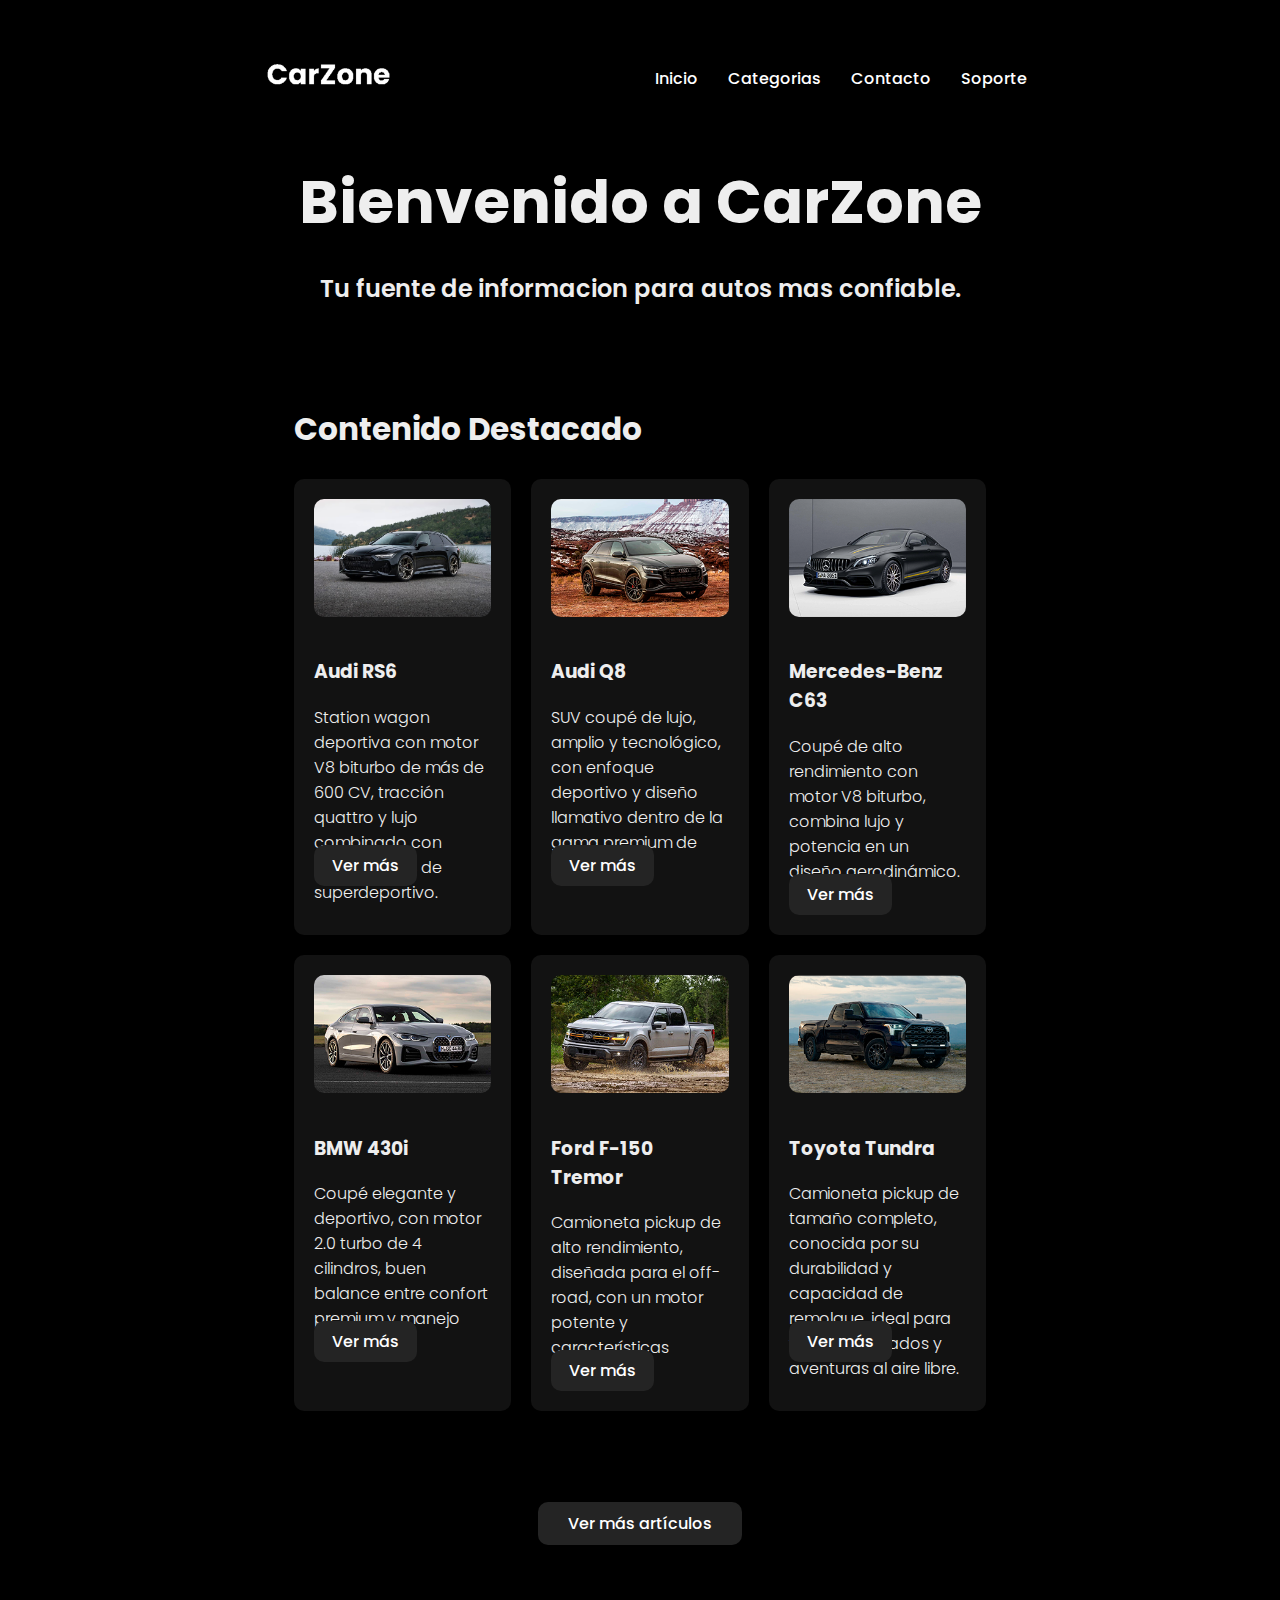
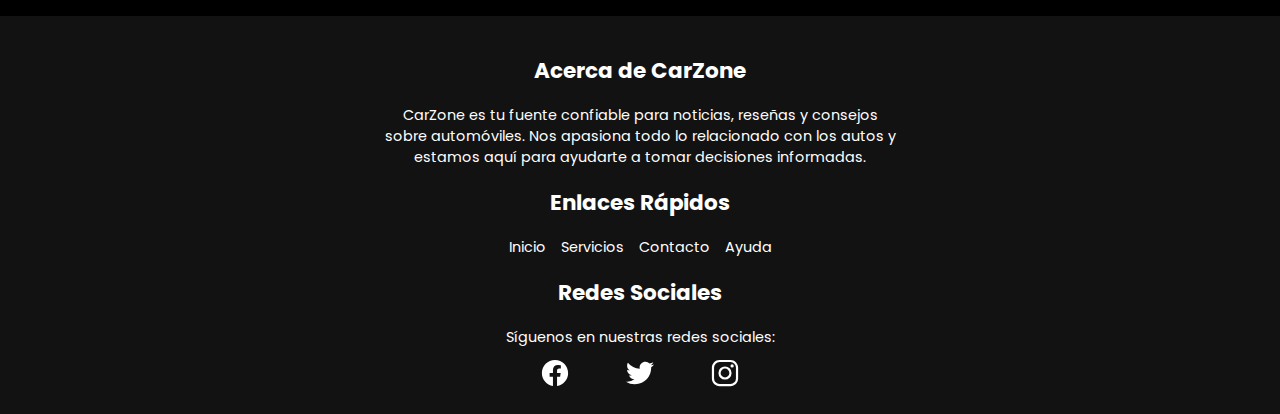
<file: index.html>
<!DOCTYPE html>
<html lang="en">
  <head>
    <meta charset="UTF-8" />
    <meta name="viewport" content="width=device-width, initial-scale=1.0" />
    <title>CarZone</title>
    <link rel="icon" type="image/png" href="./images/CarzoneLogoMini.png" />
    <link rel="stylesheet" href="style.css" />
    <link
      rel="stylesheet"
      href="https://fonts.googleapis.com/css2?family=Material+Symbols+Outlined:opsz,wght,FILL,GRAD@20..48,100..700,0..1,-50..200"
    />
  </head>

  <body>
    <header>
      <a class="logo-inicio" href="./home.html">
        <img src="./images/logob.png" alt="CarZone Logo" />
      </a>
      <nav class="navegation">
        <ul class="nav-list">
          <li><a href="index.html">Inicio</a></li>
          <li><a href="#">Categorias</a></li>
          <li><a href="#">Contacto</a></li>
          <li><a href="#">Soporte</a></li>
        </ul>
      </nav>
    </header>
    <main class="main">
      <div class="encabezado">
        <h1>Bienvenido a CarZone</h1>
        <p>Tu fuente de informacion para autos mas confiable.</p>
      </div>
      <div class="destacado">
        <div class="encabezado-destacado">
          <h2>Contenido Destacado</h2>
        </div>
        <div class="grid-container">
          <div class="grid-item">
            <img src="./images/rs6 chquito.png" alt="Articulo 1" />
            <h3>Audi RS6</h3>
            <p>
              Station wagon deportiva con motor V8 biturbo de más de 600 CV,
              tracción quattro y lujo combinado con prestaciones de
              superdeportivo.
            </p>

            <a href="carinfo.html" class="btn-ver-mas">Ver más</a>
          </div>
          <div class="grid-item">
            <img src="./images/q8 chica.png" alt="Articulo 2" />
            <h3>Audi Q8</h3>
            <p>
              SUV coupé de lujo, amplio y tecnológico, con enfoque deportivo y
              diseño llamativo dentro de la gama premium de Audi.
            </p>
            <a href="#" class="btn-ver-mas">Ver más</a>
          </div>
          <div class="grid-item">
            <img src="./images/c63 chica.png" alt="Articulo 3" />
            <h3>Mercedes-Benz C63</h3>
            <p>
              Coupé de alto rendimiento con motor V8 biturbo, combina lujo y
              potencia en un diseño aerodinámico.
            </p>
            <a href="#" class="btn-ver-mas">Ver más</a>
          </div>
          <div class="grid-item">
            <img src="./images/bmw-430i chica.png" alt="Articulo 4" />
            <h3>BMW 430i</h3>
            <p>
              Coupé elegante y deportivo, con motor 2.0 turbo de 4 cilindros,
              buen balance entre confort premium y manejo dinámico.
            </p>
            <a href="#" class="btn-ver-mas">Ver más</a>
          </div>
          <div class="grid-item">
            <img src="./images/tremor.png" alt="Articulo 5" />
            <h3>Ford F-150 Tremor</h3>
            <p>
              Camioneta pickup de alto rendimiento, diseñada para el off-road,
              con un motor potente y características robustas.
            </p>
            <a href="#" class="btn-ver-mas">Ver más</a>
          </div>
          <div class="grid-item">
            <img src="./images/tundra chica.png" alt="Articulo 6" />
            <h3>Toyota Tundra</h3>
            <p>
              Camioneta pickup de tamaño completo, conocida por su durabilidad y
              capacidad de remolque, ideal para trabajos pesados y aventuras al
              aire libre.
            </p>
            <a href="#" class="btn-ver-mas">Ver más</a>
          </div>
          <div class="grid-item hidden">
            <img src="./images/mustang gt chica.png" alt="Articulo 7" />
            <h3>Ford Mustang GT</h3>
            <p>
              Ícono del muscle car americano con motor V8, sonido inconfundible
              y diseño clásico renovado.
            </p>
            <a href="#" class="btn-ver-mas">Ver más</a>
          </div>
          <div class="grid-item hidden">
            <img src="./images/challenger helcat chica.png" alt="Articulo 8" />
            <h3>Challenger Helcat</h3>
            <p>
              Muscle car americano con motor V8 sobrealimentado, potencia
              extrema y diseño retro.
            </p>
            <a href="#" class="btn-ver-mas">Ver más</a>
          </div>
          <div class="grid-item hidden">
            <img src="./images/r8.png" alt="Articulo 9" />
            <h3>Audi R8</h3>
            <p>
              Superdeportivo con motor V10 atmosférico, tracción quattro y
              experiencia de manejo extrema.
            </p>
            <a href="#" class="btn-ver-mas">Ver más</a>
          </div>
          <div class="grid-item hidden">
            <img src="./images/m2 chica.png" alt="Articulo 10" />
            <h3>BMW M2</h3>
            <p>
              Coupé compacto de alto rendimiento con motor turboalimentado y
              manejo ágil.
            </p>
            <a href="#" class="btn-ver-mas">Ver más</a>
          </div>
          <div class="grid-item hidden">
            <img src="./images/911 chica.png" alt="Articulo 11" />
            <h3>Porsche 911</h3>
            <p>
              Deportivo alemán con motor trasero y un legado único en el
              automovilismo.
            </p>
            <a href="#" class="btn-ver-mas">Ver más</a>
          </div>
          <div class="grid-item hidden">
            <img src="./images/gtr chica.png" alt="Articulo 12" />
            <h3>Nissan GT-R</h3>
            <p>
              Conocido como "Godzilla", un superdeportivo japonés con tracción
              integral y tecnología avanzada.
            </p>
            <a href="#" class="btn-ver-mas">Ver más</a>
          </div>
        </div>
        <div class="ver-mas">
          <a href="#" class="btn">Ver más artículos</a>
        </div>
      </div>
    </main>

    <footer class="footer">
      <div class="footer-content">
        <div class="footer-section about">
          <h2>Acerca de CarZone</h2>
          <p>
            CarZone es tu fuente confiable para noticias, reseñas y consejos
            sobre automóviles. Nos apasiona todo lo relacionado con los autos y
            estamos aquí para ayudarte a tomar decisiones informadas.
          </p>
        </div>
        <div class="footer-section links">
          <h2>Enlaces Rápidos</h2>
          <ul>
            <li><a href="#">Inicio</a></li>
            <li><a href="#">Servicios</a></li>
            <li><a href="#">Contacto</a></li>
            <li><a href="#">Ayuda</a></li>
          </ul>
        </div>
        <div class="footer-section social-media">
          <h2>Redes Sociales</h2>
          <p>Síguenos en nuestras redes sociales:</p>
          <ul>
            <li><a href="#"><img src="./iconos/logo-facebook.svg" alt="Facebook" class="social-icon"></a></li>
            <li><a href="#"><img src="./iconos/logo-twitter.svg" alt="Twitter" class="social-icon"></a></li>
            <li><a href="#"><img src="./iconos/logo-instagram.svg" alt="Instagram" class="social-icon"></a></li>
          </ul>
        </div>
      </div>
    </footer>
    <script src="script.js"></script>
  </body>
</html>
</file>
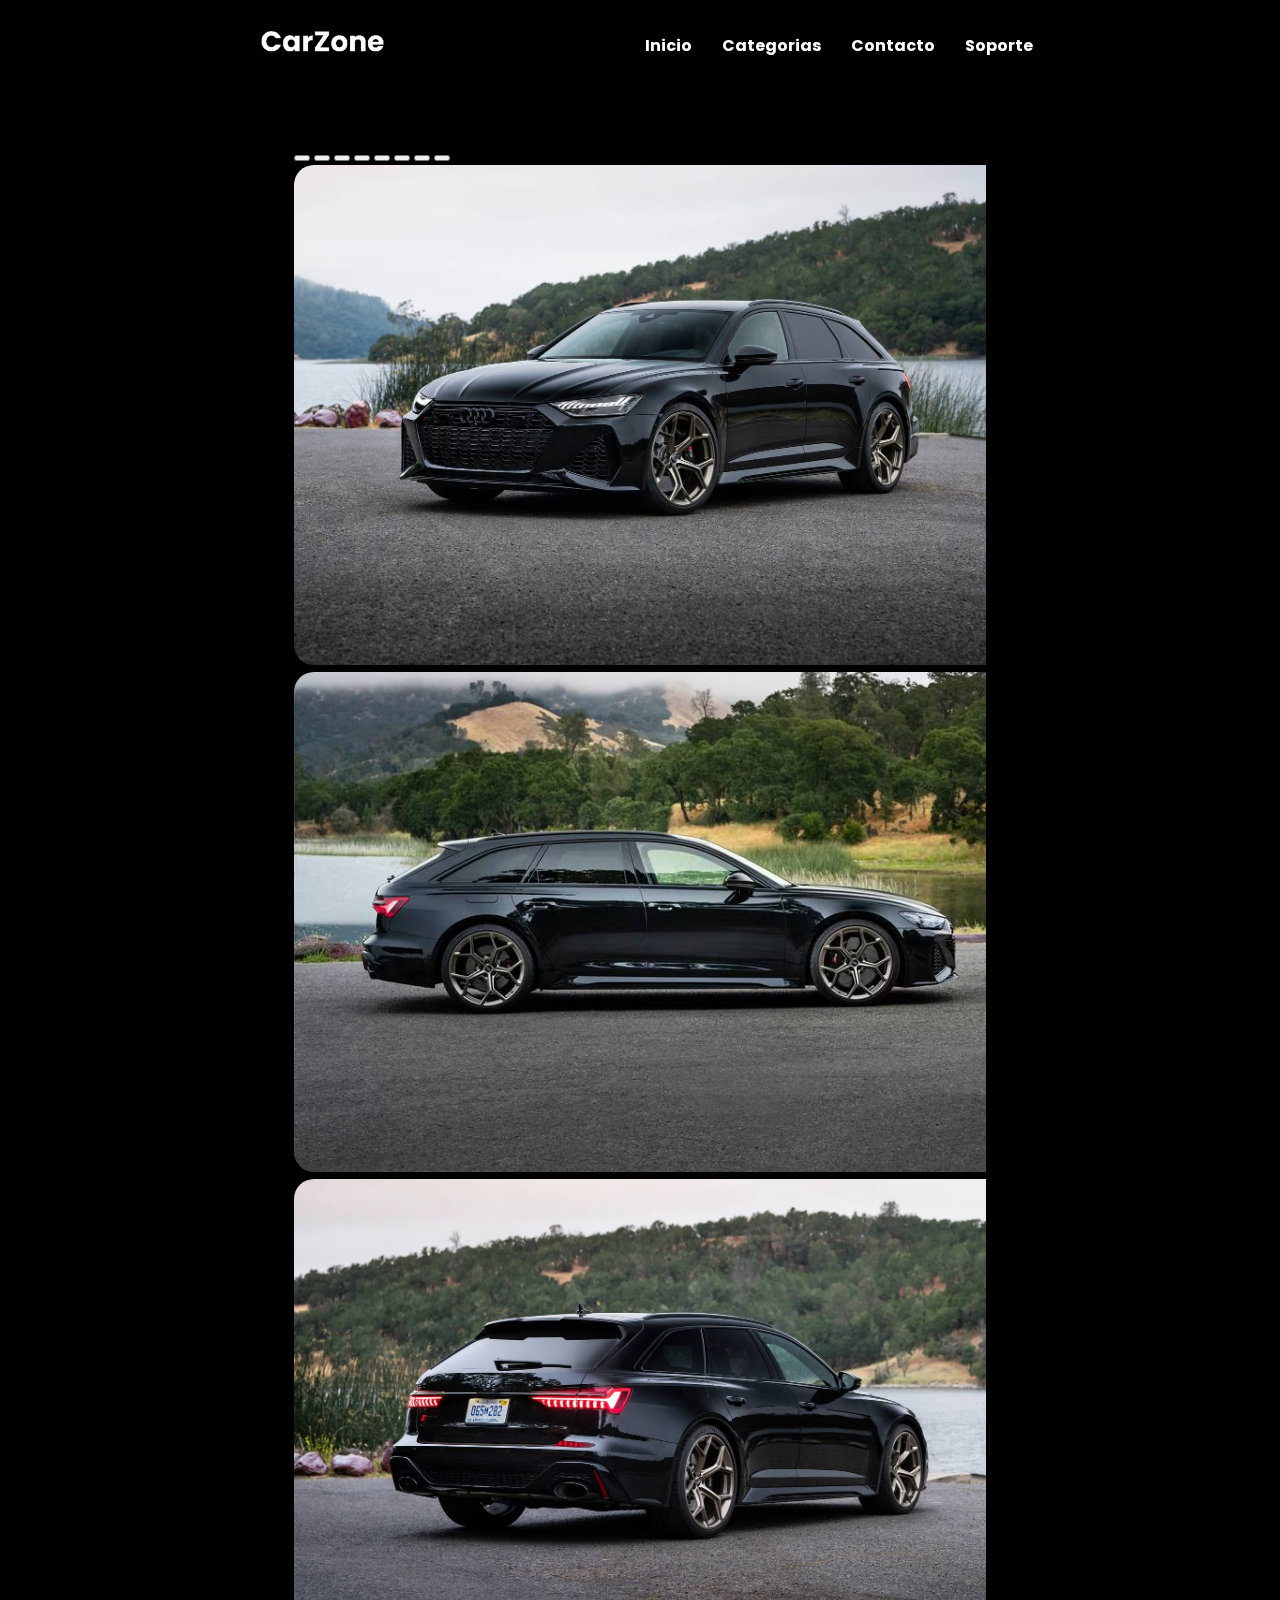
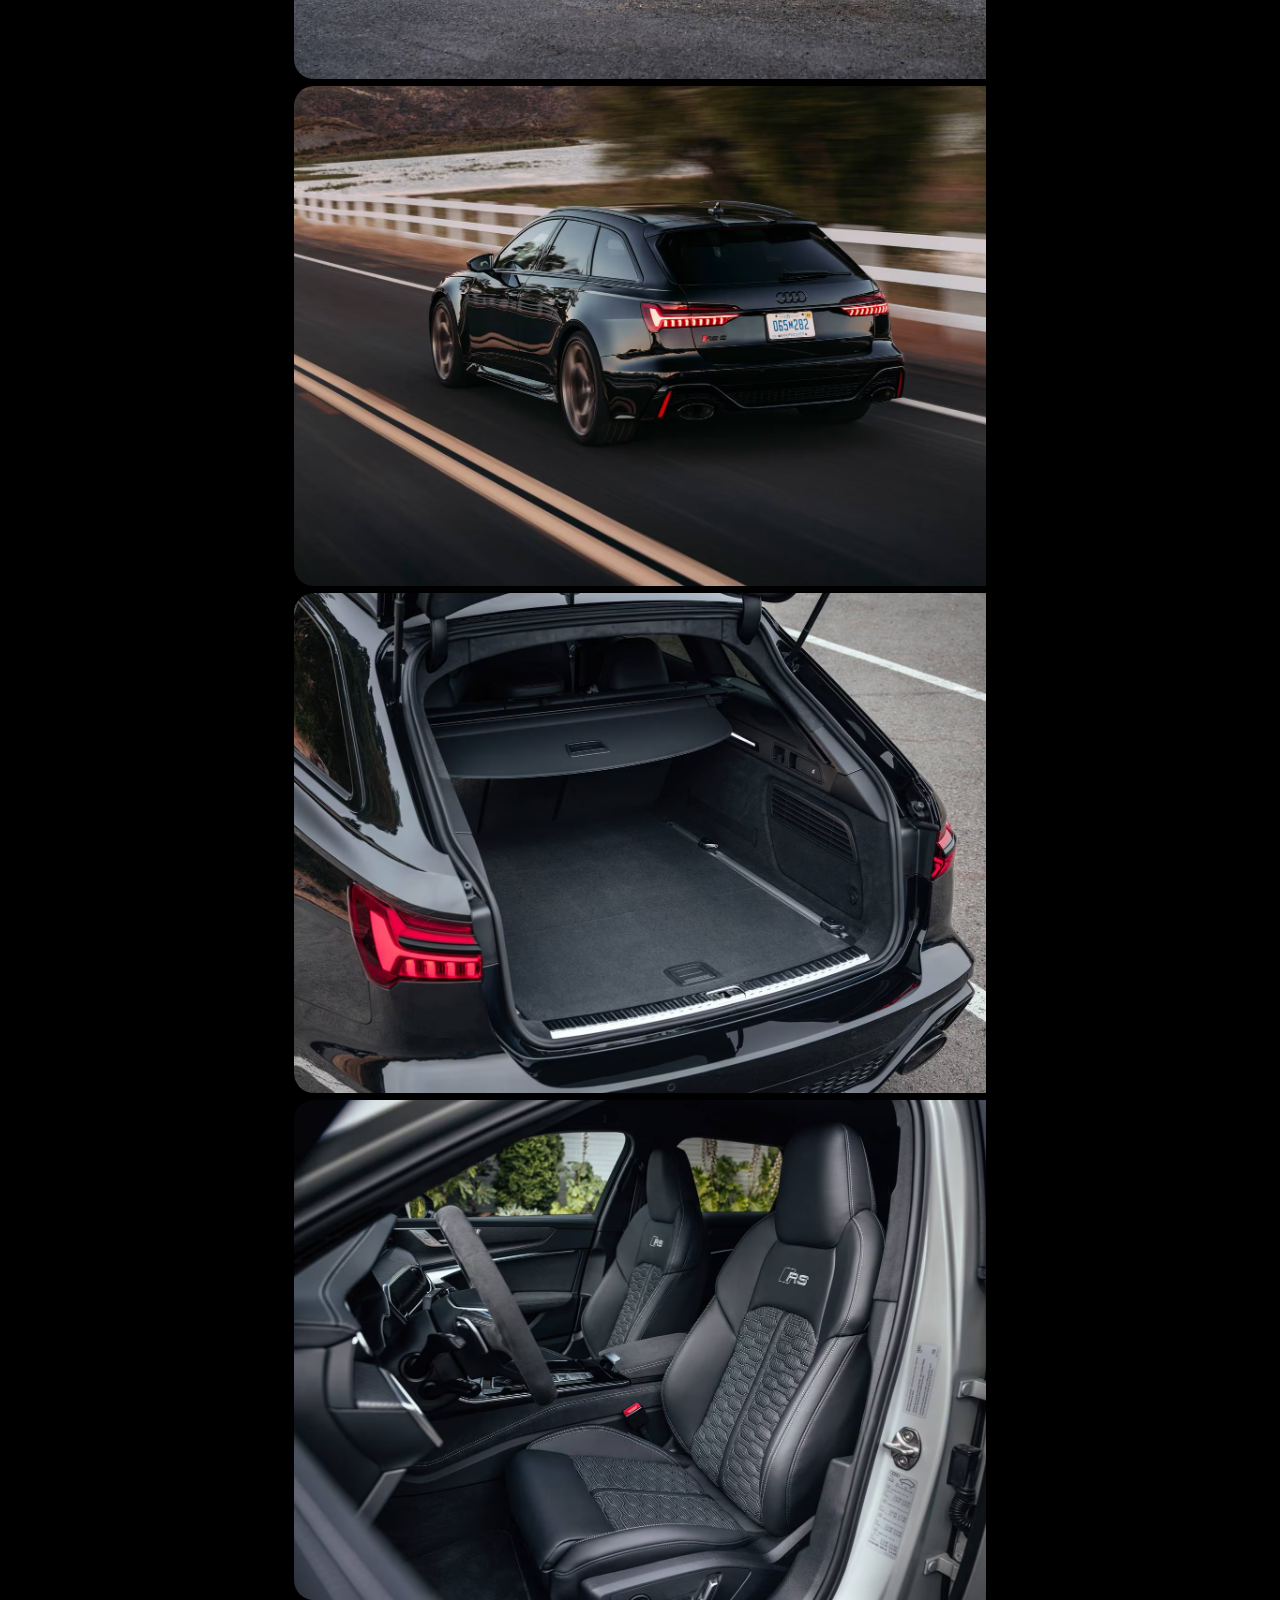
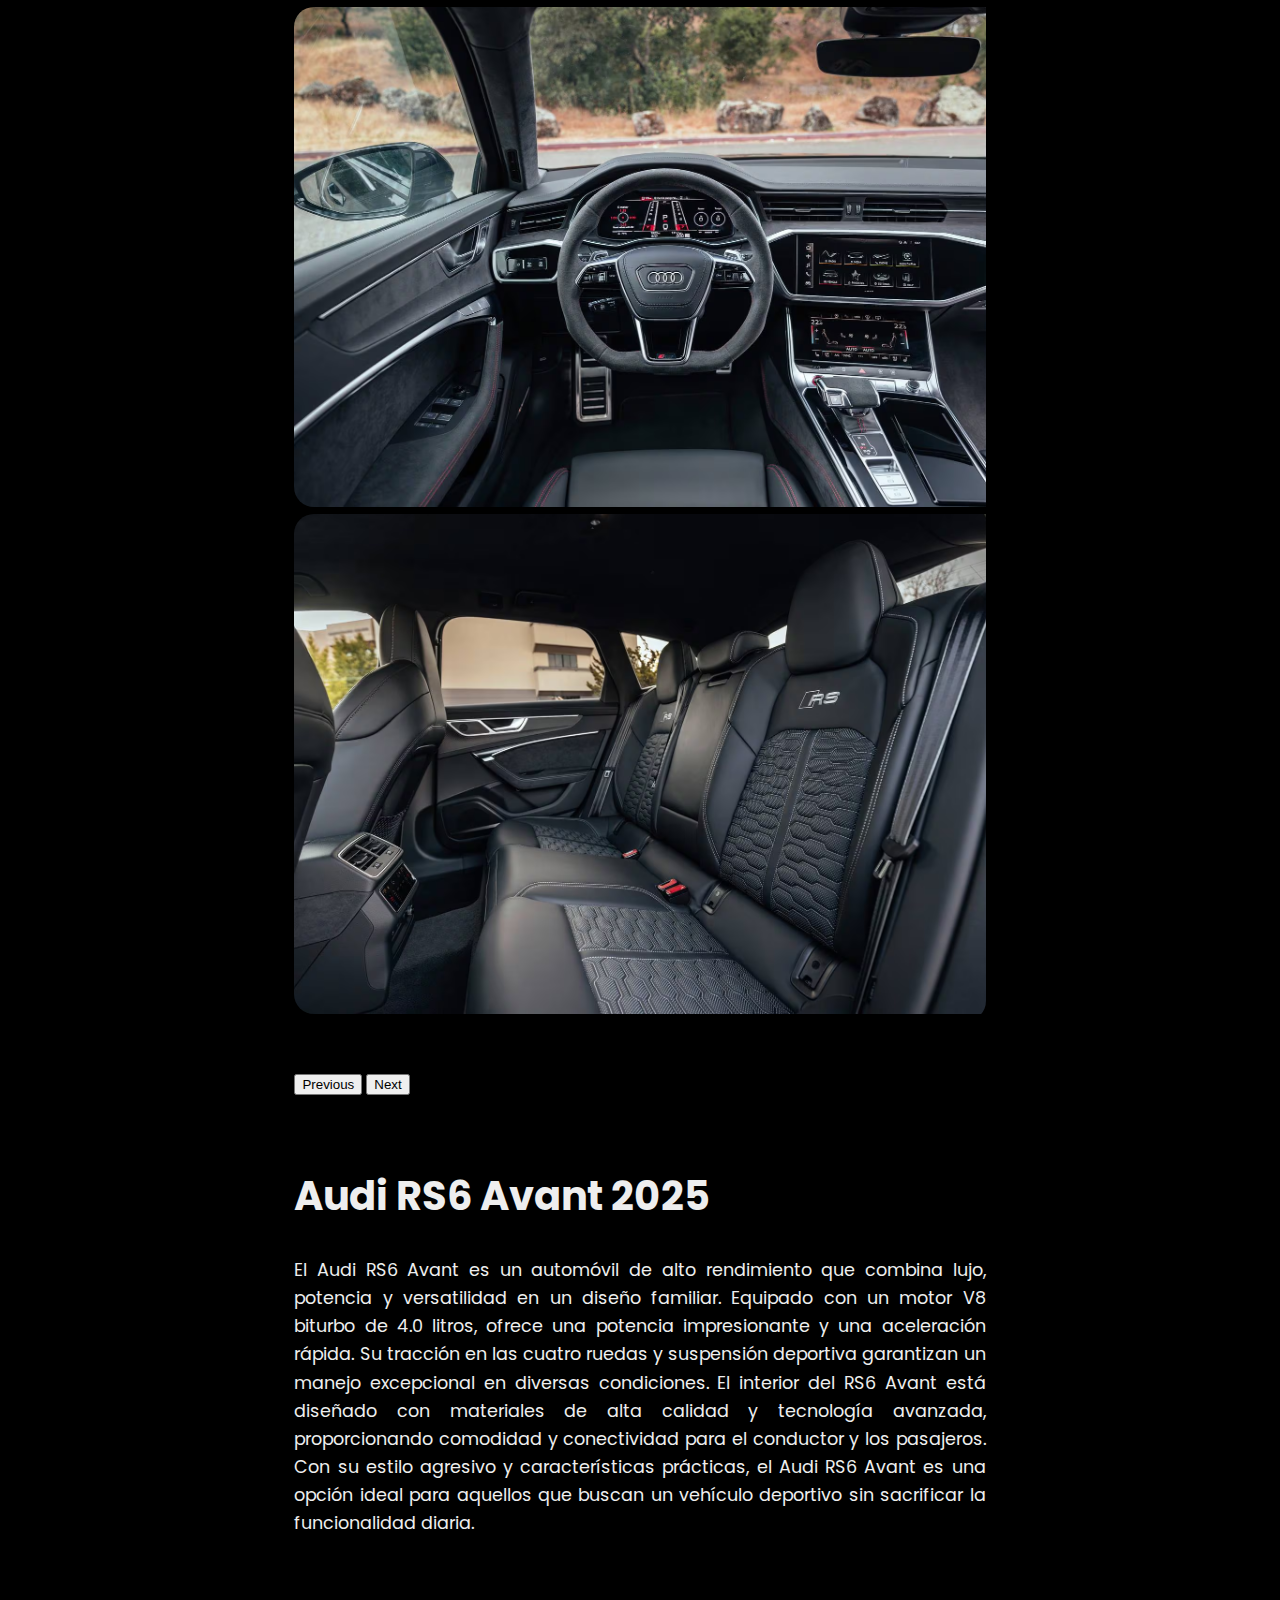
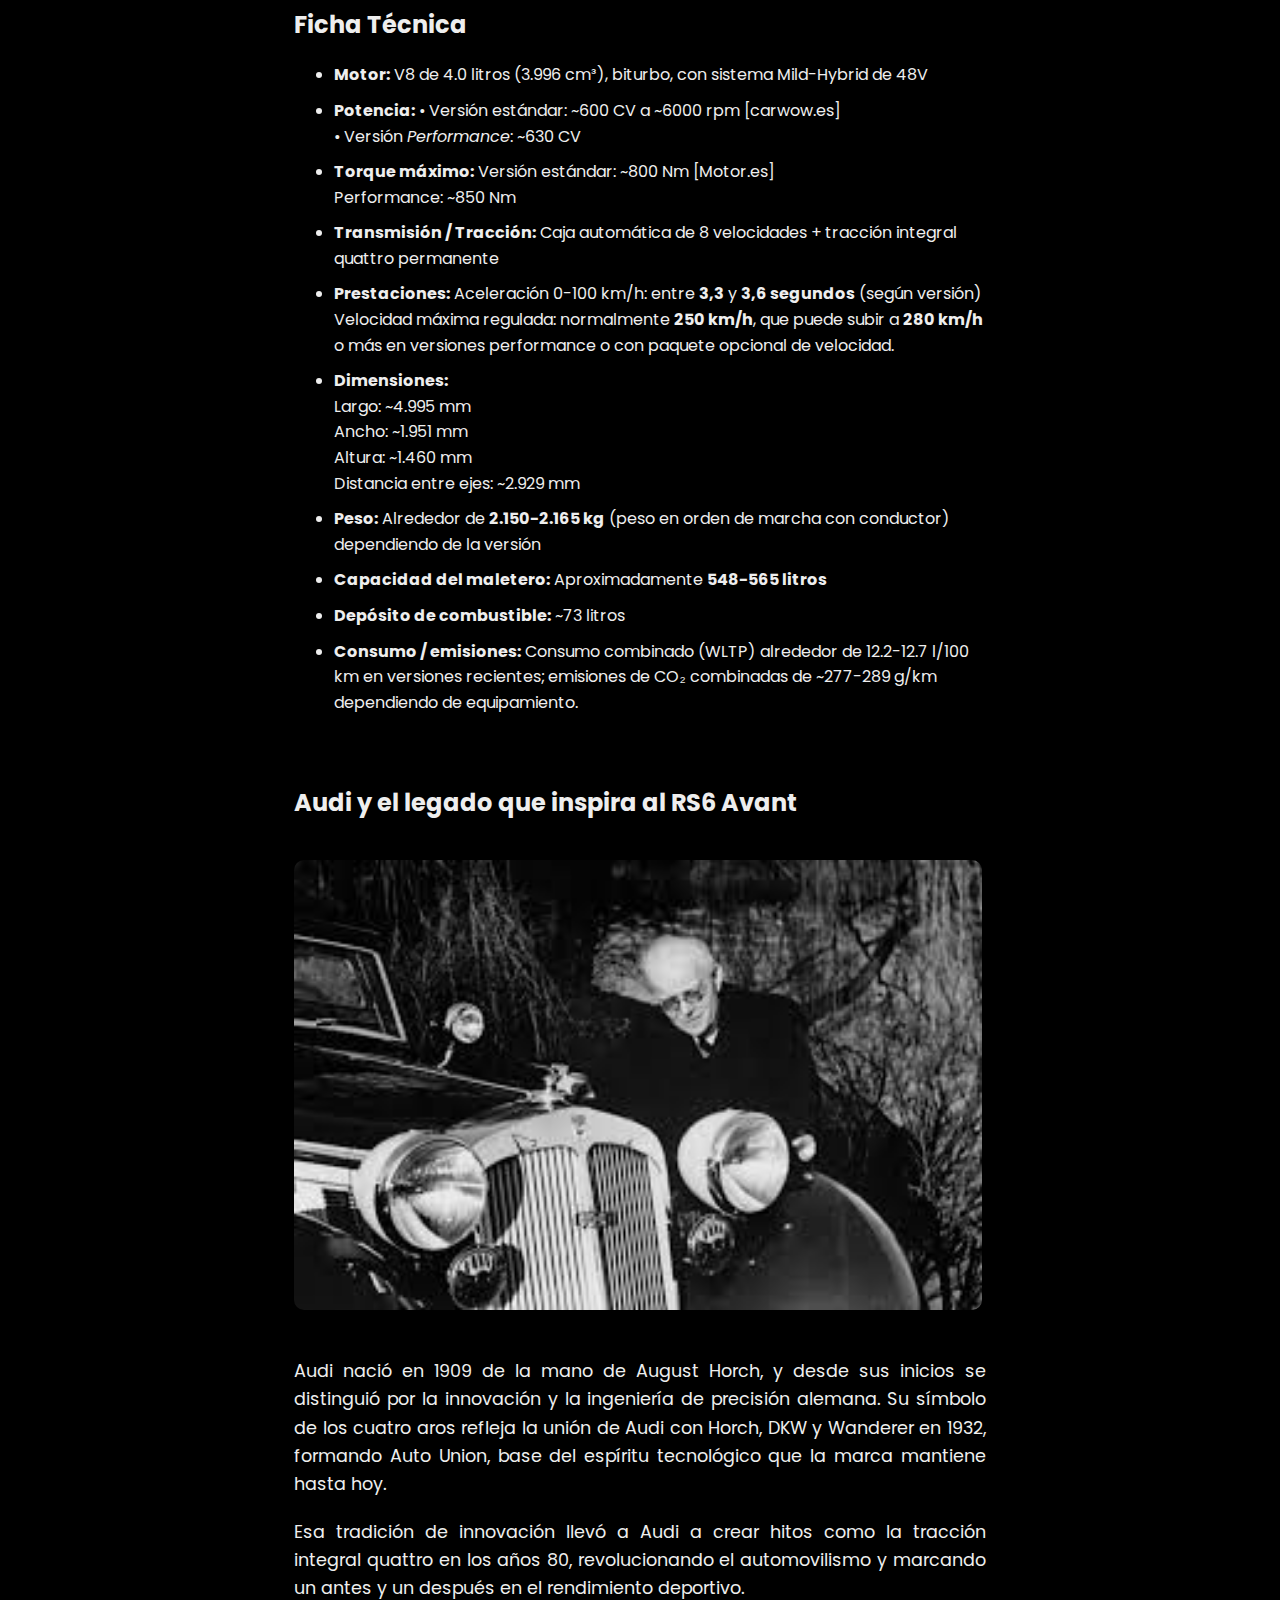
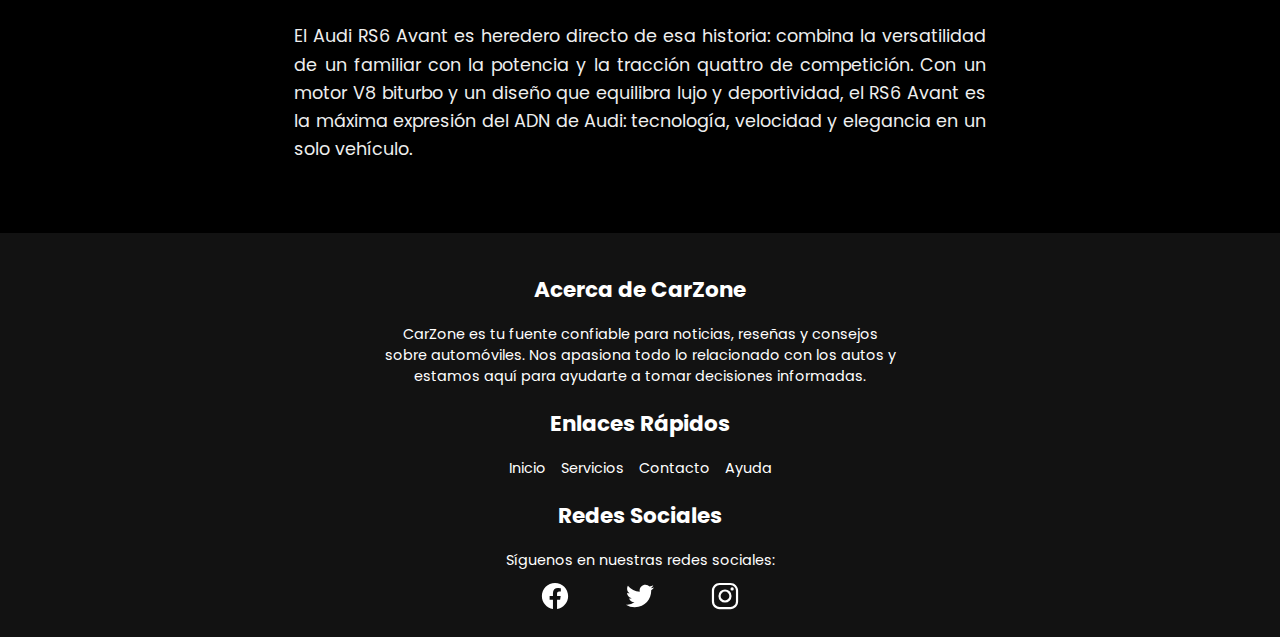
<file: carinfo.html>
<!DOCTYPE html>
<html lang="en">
  <head>
    <meta charset="UTF-8" />
    <meta name="viewport" content="width=device-width, initial-scale=1.0" />
    <title>CarZone</title>
    <link rel="icon" type="image/png" href="./images/CarzoneLogoMini.png" />
    <link
      rel="stylesheet"
      href="https://fonts.googleapis.com/css2?family=Material+Symbols+Outlined:opsz,wght,FILL,GRAD@20..48,100..700,0..1,-50..200"
    />
    <link
      href="https://cdn.jsdelivr.net/npm/bootstrap@5.3.2/dist/css/bootstrap.min.css"
      rel="stylesheet"
      integrity="sha384-T3c6CoIi6uLrA9TneNEoa7RxnatzjcDSCmG1MXxSR1GAsXEV/Dwwykc2MPK8M2HN"
      crossorigin="anonymous"
    />
    <link rel="stylesheet" href="carinfostyle.css" />
  </head>

  <body>
    <header>
      <a class="logo-inicio" href="./home.html">
        <img src="./images/logob.png" alt="CarZone Logo" />
      </a>
      <nav class="navegation">
        <ul class="nav-list">
          <li><a href="index.html">Inicio</a></li>
          <li><a href="#">Categorias</a></li>
          <li><a href="#">Contacto</a></li>
          <li><a href="#">Soporte</a></li>
        </ul>
      </nav>
    </header>
    <main class="main">
      <div class="carousel-container">
        <div
          id="carouselExampleDark"
          class="carousel slide"
          data-bs-ride="carousel"
        >
          <div class="carousel-inner">
            <div class="carousel-indicators">
              <button
                type="button"
                data-bs-target="#carouselExampleDark"
                data-bs-slide-to="0"
                class="active"
                aria-current="true"
                aria-label="Slide 1"
              ></button>
              <button
                type="button"
                data-bs-target="#carouselExampleDark"
                data-bs-slide-to="1"
                aria-label="Slide 2"
              ></button>
              <button
                type="button"
                data-bs-target="#carouselExampleDark"
                data-bs-slide-to="2"
                aria-label="Slide 3"
              ></button>
              <button
                type="button"
                data-bs-target="#carouselExampleDark"
                data-bs-slide-to="3"
                aria-label="Slide 4"
              ></button>
              <button
                type="button"
                data-bs-target="#carouselExampleDark"
                data-bs-slide-to="4"
                aria-label="Slide 5"
              ></button>
              <button
                type="button"
                data-bs-target="#carouselExampleDark"
                data-bs-slide-to="5"
                aria-label="Slide 6"
              ></button>
              <button
                type="button"
                data-bs-target="#carouselExampleDark"
                data-bs-slide-to="6"
                aria-label="Slide 7"
              ></button>
              <button
                type="button"
                data-bs-target="#carouselExampleDark"
                data-bs-slide-to="7"
                aria-label="Slide 8"
              ></button>
            </div>
            <div class="carousel-item active" data-bs-interval="6000">
              <img
                src="./images/rs6/rs6 costado.avif"
                class="d-block w-100"
                alt="..."
              />
            </div>
             <div class="carousel-item">
              <img
                src="./images/rs6/rs6 lateral.avif"
                class="d-block w-100"
                alt="..."
              />
            </div>
            <div class="carousel-item" data-bs-interval="2000">
              <img
                src="./images/rs6/rs6 atras.avif"
                class="d-block w-100"
                alt="..."
              />
            </div>
            <div class="carousel-item">
              <img
                src="./images/rs6/rs6 atras andando.avif"
                class="d-block w-100"
                alt="..."
              />
            </div>
            <div class="carousel-item">
              <img
                src="./images/rs6/rs6 baul.avif"
                class="d-block w-100"
                alt="..."
              />
            </div>
            <div class="carousel-item">
              <img
                src="./images/rs6/rs6 interior.avif"
                class="d-block w-100"
                alt="..."
              />
            </div>
            <div class="carousel-item">
              <img
                src="./images/rs6/rs6 interior volante.avif"
                class="d-block w-100"
                alt="..."
              />
            </div>
            <div class="carousel-item">
              <img
                src="./images/rs6/rs6 interior atras.avif"
                class="d-block w-100"
                alt="..."
              />
            </div>
          </div>
          <button
            class="carousel-control-prev"
            type="button"
            data-bs-target="#carouselExampleDark"
            data-bs-slide="prev"
          >
            <span class="carousel-control-prev-icon" aria-hidden="true"></span>
            <span class="visually-hidden">Previous</span>
          </button>
          <button
            class="carousel-control-next"
            type="button"
            data-bs-target="#carouselExampleDark"
            data-bs-slide="next"
          >
            <span class="carousel-control-next-icon" aria-hidden="true"></span>
            <span class="visually-hidden">Next</span>
          </button>
        </div>
        <div class="info-car">
          <h1>Audi RS6 Avant 2025</h1>
          <main class="info-car__main">
          <p>
            El Audi RS6 Avant es un automóvil de alto rendimiento que combina
            lujo, potencia y versatilidad en un diseño familiar. Equipado con
            un motor V8 biturbo de 4.0 litros, ofrece una potencia impresionante
            y una aceleración rápida. Su tracción en las cuatro ruedas y
            suspensión deportiva garantizan un manejo excepcional en diversas
            condiciones. El interior del RS6 Avant está diseñado con materiales
            de alta calidad y tecnología avanzada, proporcionando comodidad y
            conectividad para el conductor y los pasajeros. Con su estilo
            agresivo y características prácticas, el Audi RS6 Avant es una
            opción ideal para aquellos que buscan un vehículo deportivo sin
            sacrificar la funcionalidad diaria. 
          </p>
          </main>
          <div class="ficha-tecnica">
          <h2>Ficha Técnica</h2>
          <ul class="ficha-tecnica-lista">
            <li><strong>Motor:</strong> V8 de 4.0 litros (3.996 cm³), biturbo, con sistema Mild-Hybrid de 48V </li>
            <li><strong>Potencia:</strong> • Versión estándar: ~600 CV a ~6000 rpm [carwow.es] <br> • Versión <em>Performance</em>: ~630 CV </li>
            <li><strong>Torque máximo:</strong> Versión estándar: ~800 Nm [Motor.es] <br> Performance: ~850 Nm </li>
            <li><strong>Transmisión / Tracción:</strong> Caja automática de 8 velocidades + tracción integral quattro permanente </li>
            <li><strong>Prestaciones:</strong> Aceleración 0-100 km/h: entre <strong>3,3</strong> y <strong>3,6 segundos</strong> (según versión)  <br> Velocidad máxima regulada: normalmente <strong>250 km/h</strong>, que puede subir a <strong>280 km/h</strong> o más en versiones performance o con paquete opcional de velocidad.</li>
            <li><strong>Dimensiones:</strong> <br>Largo: ~4.995 mm <br> Ancho: ~1.951 mm <br> Altura: ~1.460 mm <br> Distancia entre ejes: ~2.929 mm </li>
            <li><strong>Peso:</strong> Alrededor de <strong>2.150-2.165 kg</strong> (peso en orden de marcha con conductor) dependiendo de la versión </li>
            <li><strong>Capacidad del maletero:</strong> Aproximadamente <strong>548-565 litros</strong> </li>
            <li><strong>Depósito de combustible:</strong> ~73 litros </li>
            <li><strong>Consumo / emisiones:</strong> Consumo combinado (WLTP) alrededor de   12.2-12.7 l/100 km en versiones recientes; emisiones de CO₂ combinadas de ~277-289 g/km dependiendo de equipamiento.</li>
          </ul>
          </div>
          <div class="info-marca">
          <h2>Audi y el legado que inspira al RS6 Avant</h2>
          <img src="./images/August Horch.jpeg" alt="">
          <p>
            Audi nació en 1909 de la mano de August Horch, y desde sus inicios se distinguió por la innovación y la ingeniería de precisión alemana. Su símbolo de los cuatro aros refleja la unión de Audi con Horch, DKW y Wanderer en 1932, formando Auto Union, base del espíritu tecnológico que la marca mantiene hasta hoy.
          </p>
          <p>
            Esa tradición de innovación llevó a Audi a crear hitos como la tracción integral quattro en los años 80, revolucionando el automovilismo y marcando un antes y un después en el rendimiento deportivo.
          </p>
          <p>
            El Audi RS6 Avant es heredero directo de esa historia: combina la versatilidad de un familiar con la potencia y la tracción quattro de competición. Con un motor V8 biturbo y un diseño que equilibra lujo y deportividad, el RS6 Avant es la máxima expresión del ADN de Audi: tecnología, velocidad y elegancia en un solo vehículo.
          </p>
        </div>

      </div>
    </main>
    <footer class="footer">
      <div class="footer-content">
        <div class="footer-section about">
          <h2>Acerca de CarZone</h2>
          <p>
            CarZone es tu fuente confiable para noticias, reseñas y consejos
            sobre automóviles. Nos apasiona todo lo relacionado con los autos y
            estamos aquí para ayudarte a tomar decisiones informadas.
          </p>
        </div>
        <div class="footer-section links">
          <h2>Enlaces Rápidos</h2>
          <ul>
            <li><a href="#">Inicio</a></li>
            <li><a href="#">Servicios</a></li>
            <li><a href="#">Contacto</a></li>
            <li><a href="#">Ayuda</a></li>
          </ul>
        </div>
        <div class="footer-section social-media">
          <h2>Redes Sociales</h2>
          <p>Síguenos en nuestras redes sociales:</p>
          <ul>
            <li>
              <a href="#"
                ><img
                  src="./iconos/logo-facebook.svg"
                  alt="Facebook"
                  class="social-icon"
              /></a>
            </li>
            <li>
              <a href="#"
                ><img
                  src="./iconos/logo-twitter.svg"
                  alt="Twitter"
                  class="social-icon"
              /></a>
            </li>
            <li>
              <a href="#"
                ><img
                  src="./iconos/logo-instagram.svg"
                  alt="Instagram"
                  class="social-icon"
              /></a>
            </li>
          </ul>
        </div>
      </div>
    </footer>
    <script
      src="https://cdn.jsdelivr.net/npm/bootstrap@5.3.2/dist/js/bootstrap.bundle.min.js"
      integrity="sha384-C6RzsynM9kWDrMNeT87bh95OGNyZPhcTNXj1NW7RuBCsyN/o0jlpcV8Qyq46cDfL"
      crossorigin="anonymous"
    ></script>
    <script src="carinfoscript.js"></script>
  </body>
</html>
</file>
<file: style.css>
@import url('https://fonts.googleapis.com/css2?family=Poppins:ital,wght@0,100;0,200;0,300;0,400;0,500;0,600;0,700;0,800;0,900;1,100;1,200;1,300;1,400;1,500;1,600;1,700;1,800;1,900&display=swap');




body {
    margin: 0;
    padding: 0;
    background-color: black;
    font-family: poppins, Impact, Haettenschweiler, 'Arial Narrow Bold', sans-serif;
    color: #eeeeee;
}

/*---------- inicio header ----------*/
 
.logo-inicio {
    text-decoration: none;
    width: 150px;
    text-align: center;
}

.logo-inicio img {
    width: 100%;
}


header {
    display: flex;
    justify-content: space-evenly;
    align-items: center;
    flex-direction: row;
    width: 100%;
}


.navegation {
    background-color: transparent;
    display: flex;
    justify-content: center;
    flex-direction: row;
    gap: 50px;
}

.nav-list {
    list-style: none;
    display: flex;
    justify-content: space-around;    
    flex-direction: row;
    gap: 30px;
    padding: 0;
}

.navegation a {
    position: relative;
    font-size: 1em;
    color: #fff;
    text-decoration: none;
    font-weight: 500;
}

.navegation a:after {
    content: '';
    position: absolute;
    left: 0;
    bottom: -6px;
    width: 100%;
    height: 3px;
    background: #fff;
    border-radius: 5px;
    transform-origin: right;
    transform: scaleX(0);
    transition: transform .5s;
}

.navegation a:hover::after {
    transform-origin: left;
    transform: scaleX(1);
}

.serchbar {
    padding-bottom: 0;
    padding-top: 25px;
    display: flex;
    align-items: center;
    justify-content: center;
    width: 400px;
}

.serchbar input {
    width: 100%;
    border: #242424 solid 4px;
    background-color: #242424;
    padding: 5px 25px 5px 25px;
    border-radius: 50px;
    color: #fff;
}


.serchbar input::placeholder {
    color: #fff;
    font-weight: 300;
}

/*---------- fin header ----------*/

/*---------- inicio main ----------*/

.main{
    margin: 0px 23%;
    padding: auto;
}


h1{
    text-align: center;
    font-size: 2.5em;
    font-weight: 700;
    margin-bottom: 20px;
    margin-top: 0;
}

.encabezado{
    text-align: center;
    font-size: 1.5em;
    font-weight: 600;
    margin-bottom: 100px;
}


.encabezado-destacado {
    text-align: start;
    font-size: 1.3em;
    font-weight: 600;
    margin-bottom: 20px;
}

.destacado {
    margin-top: 50px;
}

.grid-container {
    display: grid;
    grid-template-columns: repeat(3, 1fr);
    gap: 20px;
}

.grid-item {
    background-color: #121212;
    border-radius: 10px;
    overflow: hidden;
    box-shadow: 0 4px 8px rgba(0, 0, 0, 0.1);
    transition: transform 0.3s, box-shadow 0.3s;
    padding: 20px;
}

.grid-item:hover {
    transform: translateY(-5px);
    box-shadow: 0 8px 16px rgba(255, 255, 255, 0.267);
}

.grid-item img {
    width: 100%;
    height: auto;
    border-radius: 10px;
    margin-bottom: 15px;
}

.grid-item p{
    margin: 0;
    padding: 0;
    height: 130px;
    font-weight: 300;
    text-wrap: balance; 
}

.hidden {
  max-height: 0;
  opacity: 0;
  overflow: hidden;
  margin: 0; /* evita que quede espacio extra */
  padding: 0; /* opcional, por si tenés padding en items */
  transition: max-height 0.6s ease, opacity 0.6s ease;
}

.show {
  max-height: 1000px; /* suficiente para mostrar el contenido */
  opacity: 1;
  transition: max-height 0.6s ease, opacity 0.6s ease;
}


.btn-ver-mas {
    display: inline-block;
    margin-top: 10px;
    padding: 8px 18px;
    background-color: #242424;
    color: #fff;
    border-radius: 10px;
    text-decoration: none;
    font-weight: 500;
    transition: background 0.3s;
    border: none;
    cursor: pointer;
}

.btn-ver-mas:hover {
    background-color: #444;
}

.ver-mas {
    text-align: center;
    margin-top: 60px;
    margin-bottom: 80px;
}

.ver-mas a {
    padding: 10px 30px;
    background-color: #242424;
    color: #fff;
    border-radius: 10px;
    text-decoration: none;
    font-weight: 500;
    transition: background 0.3s;
    border: none;
    cursor: pointer;
}

.ver-mas a:hover {
    background-color: #444;
}

/*---------- fin main ----------*/

/*---------- inicio footer ----------*/
.footer {
    background-color: #121212;
    padding: 20px 0;
    text-align: center;
    font-size: 0.9em;
    color: #ffffff;
    margin-top: 50px;
}

.footer p {
    margin: 0 30%;
}
.footer a {
    color: #fff;
    text-decoration: none;
}

.footer ul {
    list-style: none;
    padding: 0;
    margin: 10px 0 0 0;
    display: flex;
    justify-content: center;
    gap: 15px;
}

.footer a:hover {
    text-decoration: underline;
}

.footer-section.contact {
    margin-top: 10px;
}

.social-media a {
    margin: 0 10px;
    display: inline-block;
}

.social-icon {
    width: 30px;
    height: 30px;
    margin: 0 10px;
    filter: invert(1);
    transition: filter 0.3s;
}

/*---------- fin footer ----------*/
</file>
<file: carinfostyle.css>
@import url('https://fonts.googleapis.com/css2?family=Poppins:ital,wght@0,100;0,200;0,300;0,400;0,500;0,600;0,700;0,800;0,900;1,100;1,200;1,300;1,400;1,500;1,600;1,700;1,800;1,900&display=swap');




body {
    margin: 0;
    padding: 0;
    background-color: black;
    font-family: poppins, sans-serif;
    color: #eeeeee;
}

/*---------- inicio header ----------*/
 
.logo-inicio {
    text-decoration: none;
    width: 150px;
    text-align: center;
}

.logo-inicio img {
    width: 100%;
}


header {
    display: flex;
    justify-content: space-evenly;
    align-items: center;
    flex-direction: row;
    width: 100%;
    position: sticky;
    top: 0;
    z-index: 100;
    background: rgba(0, 0, 0, 0.829);
    transition: height 0.3s, padding 0.3s;
    height: 90px;
    padding: 0 0;
}

header.header-scrolled {
    height: 55px;
    padding: 0 0;
    box-shadow: 0 2px 10px rgba(0,0,0,0.3);
}

.header-scrolled .logo-inicio {
    width: 90px;
    transition: width 0.3s;
}
.header-scrolled .logo-inicio img {
    width: 100%;
}

header.header-scrolled {
    height: 55px;
    padding: 0 0;
    box-shadow: 0 2px 10px rgba(0,0,0,0.3);
}

.header-scrolled .logo-inicio {
    width: 90px;
    transition: width 0.3s;
}
.header-scrolled .logo-inicio img {
    width: 100%;
}


.navegation {
    background-color: transparent;
    display: flex;
    justify-content: center;
    flex-direction: row;
    gap: 50px;
}

.nav-list {
    list-style: none;
    display: flex;
    justify-content: space-around;    
    flex-direction: row;
    gap: 30px;
    padding: 0;
    margin: 0;
}

.navegation a {
    position: relative;
    font-size: 1em;
    color: #fff;
    text-decoration: none;
    font-weight: 700;
}

.navegation a:after {
    content: '';
    position: absolute;
    left: 0;
    bottom: -6px;
    width: 100%;
    height: 3px;
    background: #fff;
    border-radius: 5px;
    transform-origin: right;
    transform: scaleX(0);
    transition: transform .5s;
}

.navegation a:hover::after {
    transform-origin: left;
    transform: scaleX(1);
}



/*---------- fin header ----------*/

/*---------- inicio main ----------*/

.main{
    margin: 0px 23%;
    padding: auto;
}

h1 {
    margin-top: 70px;
    font-size: 2.5em;
    font-weight: 700;
}


.info-car__main{
    margin-top: 30px;
}

.carousel-inner img {
    border-radius: 20px;
    height: 500px;
    object-fit: cover;
}

.carousel-inner {
    border-radius: 20px;
    overflow: hidden;
    margin: 50px 0;
}

.ficha-tecnica-lista li {
    margin-bottom: 10px;
    line-height: 1.6;
}

.ficha-tecnica {
    margin-top: 70px;
}   

.info-car p {
    font-size: 1.1em;
    line-height: 1.6;
    text-align: justify;
    margin-top: 20px;
}

.info-car {
    margin-bottom: 50px;
}

.info-marca {
    margin: 70px 0;
}

.info-marca img {
    width: auto;
    height: 450px;
    border-radius: 10px;
    margin: 20px auto;
}

/*---------- fin main ----------*/

/*---------- inicio footer ----------*/
.footer {
    
    background-color: #121212;
    padding: 20px 0;
    text-align: center;
    font-size: 0.9em;
    color: #ffffff;
    margin-top: 50px;
}



.footer p {
    margin: 0 30%;
}
.footer a {
    color: #fff;
    text-decoration: none;
}

.footer ul {
    list-style: none;
    padding: 0;
    margin: 10px 0 0 0;
    display: flex;
    justify-content: center;
    gap: 15px;
}

.footer a:hover {
    text-decoration: underline;
}

.footer-section {
    margin-top: 20px;
}

.footer-section.contact {
    margin-top: 10px;
}

.social-media a {
    margin: 0 10px;
    display: inline-block;
}

.social-icon {
    width: 30px;
    height: 30px;
    margin: 0 10px;
    filter: invert(1);
    transition: filter 0.3s;
}

/*---------- fin footer ----------*/
</file>
